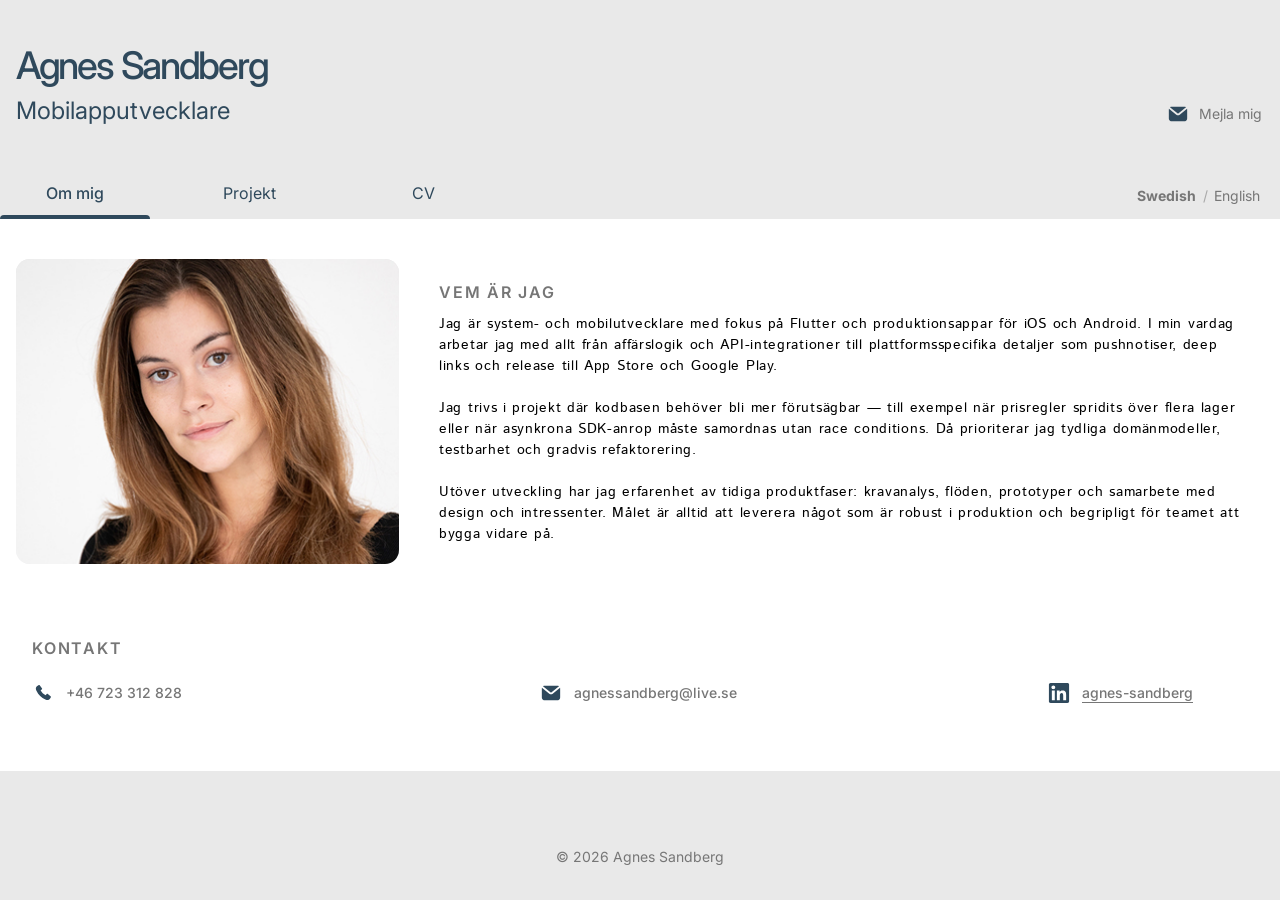
<file: index.html>
<!DOCTYPE html>
<html lang="sv">
<head>
  <meta charset="UTF-8">
  <meta http-equiv="refresh" content="0; url=about.html">
  <meta name="viewport" content="width=device-width, initial-scale=1.0">
  <title>Agnes Sandberg</title>
  <link rel="canonical" href="about.html">
  <script>location.replace("about.html");</script>
</head>
<body>
  <p><a href="about.html">Continue to portfolio</a></p>
</body>
</html>
</file>
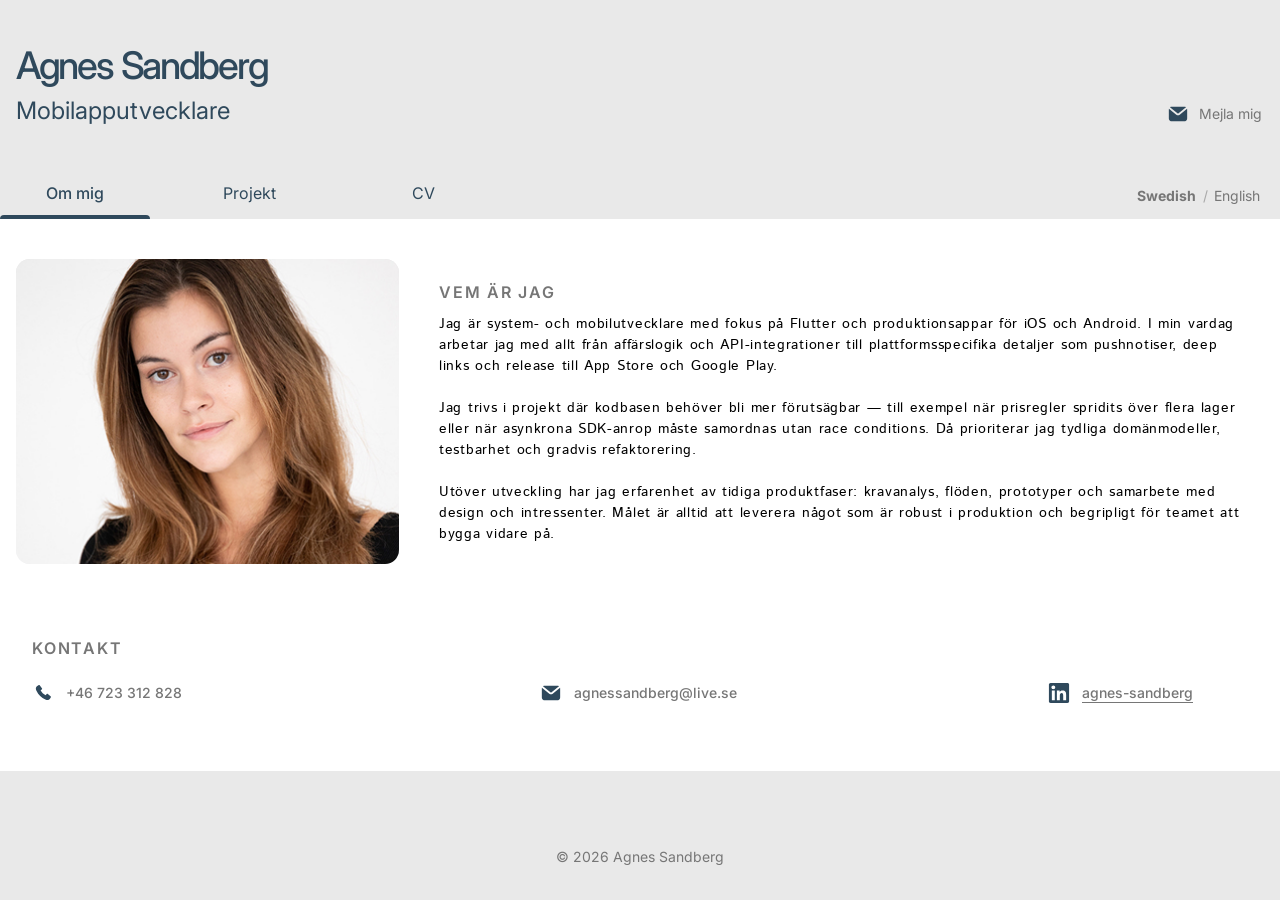
<file: about.html>
<!DOCTYPE html>
<html lang="sv" data-base="./">
<head>
  <meta charset="UTF-8">
  <meta name="google" content="notranslate">
  <script>
    /* Set <html lang> from the saved language before first paint, so browsers detect the right language */
    try {
      var l = localStorage.getItem("portfolio-locale");
      if (l === "en" || l === "sv") document.documentElement.lang = l;
    } catch (e) {}
  </script>
  <meta name="viewport" content="width=device-width, initial-scale=1.0, viewport-fit=cover">
  <meta name="color-scheme" content="light">
  <meta name="theme-color" content="#E9E9E9" media="(prefers-color-scheme: light)">
  <meta name="theme-color" content="#E9E9E9" media="(prefers-color-scheme: dark)">
  <meta name="apple-mobile-web-app-capable" content="yes">
  <meta name="apple-mobile-web-app-status-bar-style" content="black-translucent">
  <meta name="description" content="About Agnes Sandberg — mobile app developer.">
  <title>About | Agnes Sandberg</title>
  <link rel="preconnect" href="https://fonts.googleapis.com">
  <link rel="preconnect" href="https://fonts.gstatic.com" crossorigin>
  <link href="https://fonts.googleapis.com/css2?family=Inter:wght@400;500;600;700&family=Istok+Web:wght@400&family=Google+Sans+Flex:wght@400;500&display=swap" rel="stylesheet">
  <link rel="stylesheet" href="style.css">
  <script type="module" src="javascript/main.js"></script>
</head>
<body data-page="about" class="site-theme-figma">
  <a class="visually-hidden" href="#main">Skip to content</a>
  <div data-component="site-header"></div>

  <main id="main" class="page-main">
    <div class="page-wrap about-page">
      <div class="about-page__letter">
        <img class="about-page__photo" data-about-profile-image src="" alt="Agnes Sandberg" width="383" height="305" loading="eager">
        <section class="about-page__bio" aria-labelledby="about-bio-heading">
          <h1 class="section-heading" id="about-bio-heading" data-about-bio-heading>Vem är jag</h1>
          <div class="about-page__text" data-about-bio></div>
        </section>
      </div>
      <section class="about-page__contact" aria-labelledby="about-contact-heading">
        <h2 class="section-heading" id="about-contact-heading" data-about-contact-heading>Kontakt</h2>
        <div data-about-contact></div>
      </section>
    </div>
  </main>

  <div data-component="site-footer"></div>
</body>
</html>
</file>
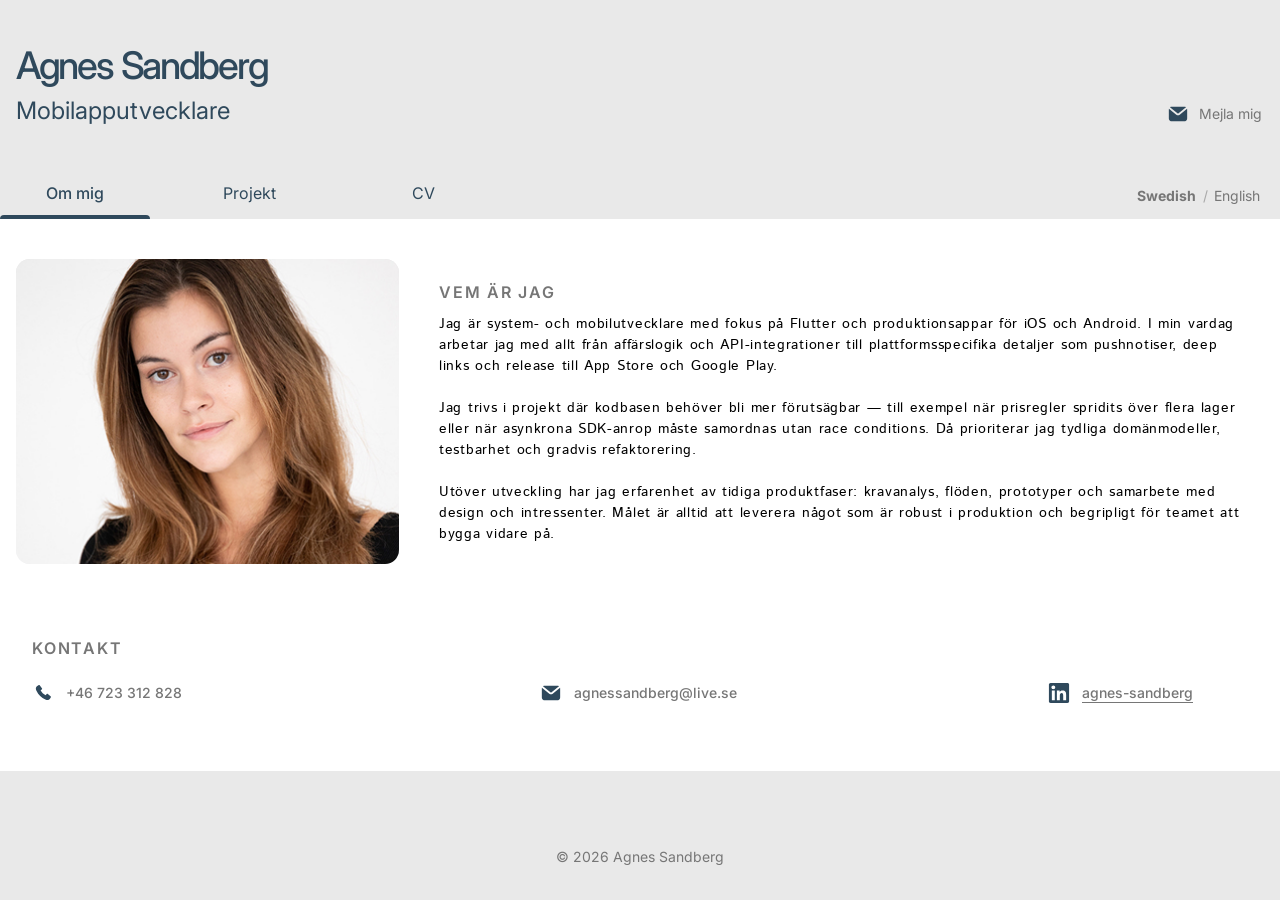
<file: contact.html>
<!DOCTYPE html>
<html lang="sv">
<head>
  <meta charset="UTF-8">
  <meta http-equiv="refresh" content="0; url=about.html#contact">
  <title>Contact</title>
  <script>location.replace("about.html#contact");</script>
</head>
<body></body>
</html>
</file>
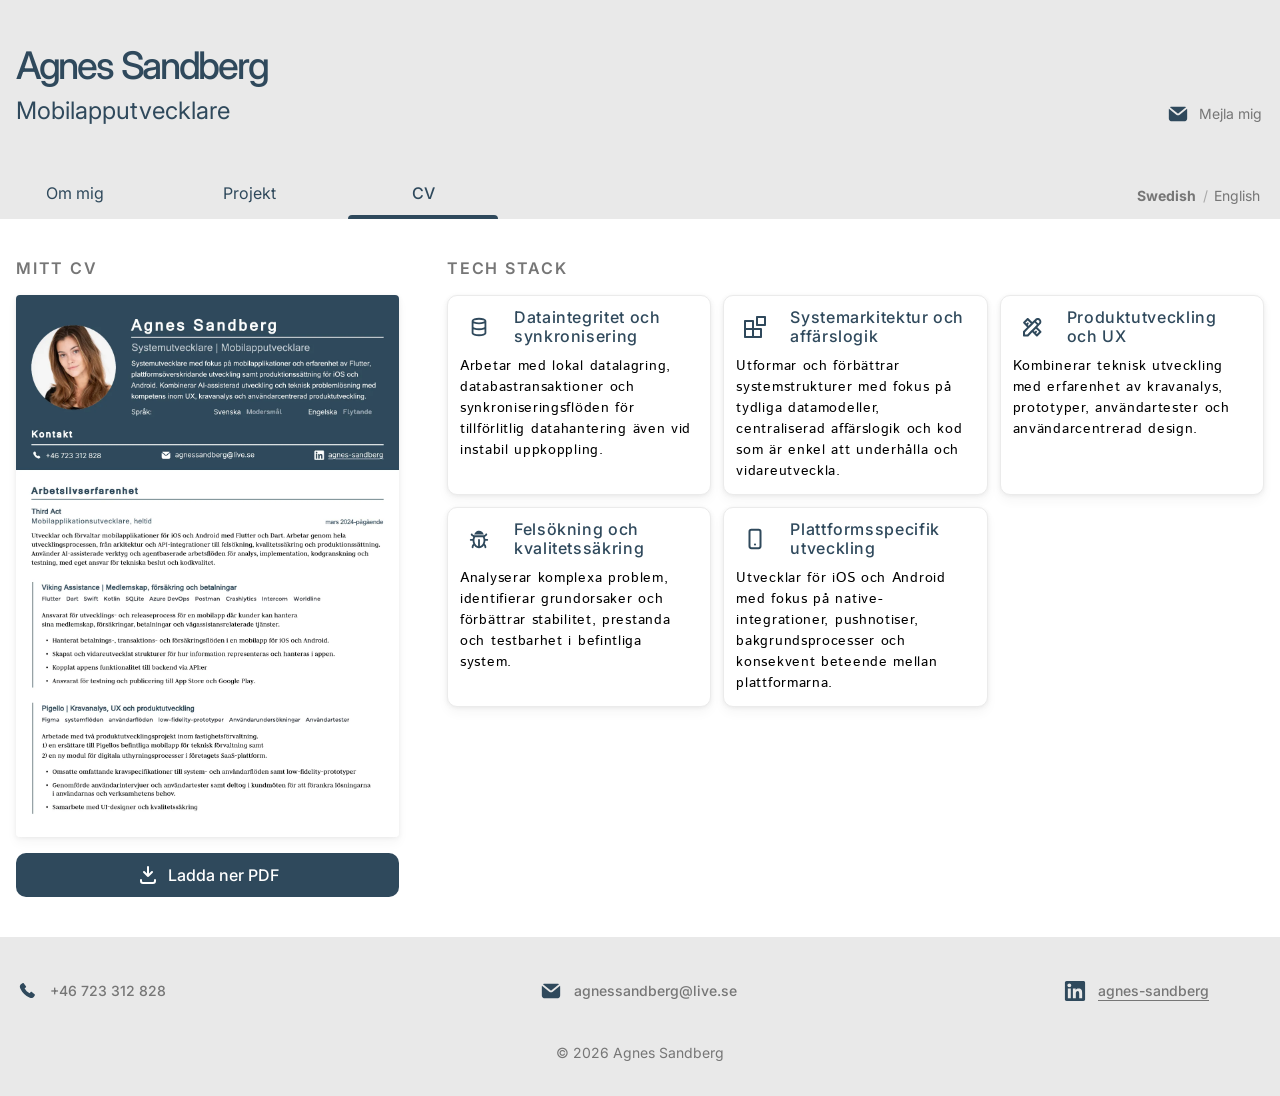
<file: cv.html>
<!DOCTYPE html>
<html lang="sv" data-base="./">
<head>
  <meta charset="UTF-8">
  <meta name="google" content="notranslate">
  <script>
    /* Set <html lang> from the saved language before first paint, so browsers detect the right language */
    try {
      var l = localStorage.getItem("portfolio-locale");
      if (l === "en" || l === "sv") document.documentElement.lang = l;
    } catch (e) {}
  </script>
  <meta name="viewport" content="width=device-width, initial-scale=1.0, viewport-fit=cover">
  <meta name="color-scheme" content="light">
  <meta name="theme-color" content="#e9e9e9" media="(prefers-color-scheme: light)">
  <meta name="theme-color" content="#e9e9e9" media="(prefers-color-scheme: dark)">
  <meta name="apple-mobile-web-app-capable" content="yes">
  <meta name="apple-mobile-web-app-status-bar-style" content="black-translucent">
  <meta name="description" content="CV — Agnes Sandberg.">
  <title>CV | Agnes Sandberg</title>
  <link rel="preconnect" href="https://fonts.googleapis.com">
  <link rel="preconnect" href="https://fonts.gstatic.com" crossorigin>
  <link href="https://fonts.googleapis.com/css2?family=Inter:wght@400;500;600;700&family=Istok+Web:wght@400&family=Google+Sans+Flex:wght@400;500&display=swap" rel="stylesheet">
  <link rel="stylesheet" href="style.css">
  <script type="module" src="javascript/main.js"></script>
</head>
<body data-page="cv" class="site-theme-figma">
  <a class="visually-hidden" href="#main">Skip to content</a>
  <div data-component="site-header"></div>

  <main id="main" class="page-main">
    <div class="page-wrap cv-page">
      <section class="cv-resume" aria-labelledby="cv-resume-heading">
        <h2 class="section-heading" id="cv-resume-heading" data-cv-resume-heading>Mitt CV</h2>
        <button type="button" class="cv-resume__thumbnail" data-cv-thumbnail>
          <span class="cv-resume__thumbnail-frame" data-cv-thumbnail-mount></span>
        </button>
        <a class="btn btn--solid cv-resume__download" data-cv-download href="#" download>
          <img class="btn__icon" data-cv-download-icon src="assets/icons/icon_download.svg" alt="" width="24" height="24" decoding="async">
          <span data-cv-download-label>Ladda ner PDF</span>
        </a>
      </section>

      <section class="cv-areas" aria-labelledby="cv-areas-heading">
        <h2 class="section-heading" id="cv-areas-heading" data-cv-areas-heading>Tech stack</h2>
        <div class="cv-areas__grid" data-cv-areas-grid></div>
      </section>
    </div>
  </main>

  <div data-component="site-footer"></div>

  <div class="cv-overlay" data-cv-overlay hidden aria-hidden="true">
    <div class="cv-overlay__backdrop" data-cv-overlay-backdrop></div>
    <div
      class="cv-overlay__dialog"
      data-cv-overlay-dialog
      role="dialog"
      aria-modal="true"
      aria-labelledby="cv-overlay-title"
    >
      <header class="cv-overlay__header">
        <h2 class="cv-overlay__title" id="cv-overlay-title" data-cv-overlay-title>Mitt CV</h2>
        <div class="cv-overlay__toolbar">
          <a class="btn btn--solid cv-overlay__download" data-cv-overlay-download data-cv-download href="#" download>
            <img class="btn__icon" src="assets/icons/icon_download.svg" alt="" width="24" height="24" decoding="async">
            <span data-cv-download-label>Ladda ner PDF</span>
          </a>
          <button type="button" class="cv-overlay__close" data-cv-overlay-close aria-label="Stäng">
            <span aria-hidden="true">&times;</span>
          </button>
        </div>
      </header>
      <div class="cv-overlay__body">
        <div class="cv-overlay__viewer cv-preview__viewer" data-cv-overlay-viewer></div>
        <p class="cv-overlay__fallback">
          <a data-cv-overlay-open-tab href="#" target="_blank" rel="noopener noreferrer">Öppna PDF i ny flik</a>
        </p>
      </div>
    </div>
  </div>
</body>
</html>
</file>
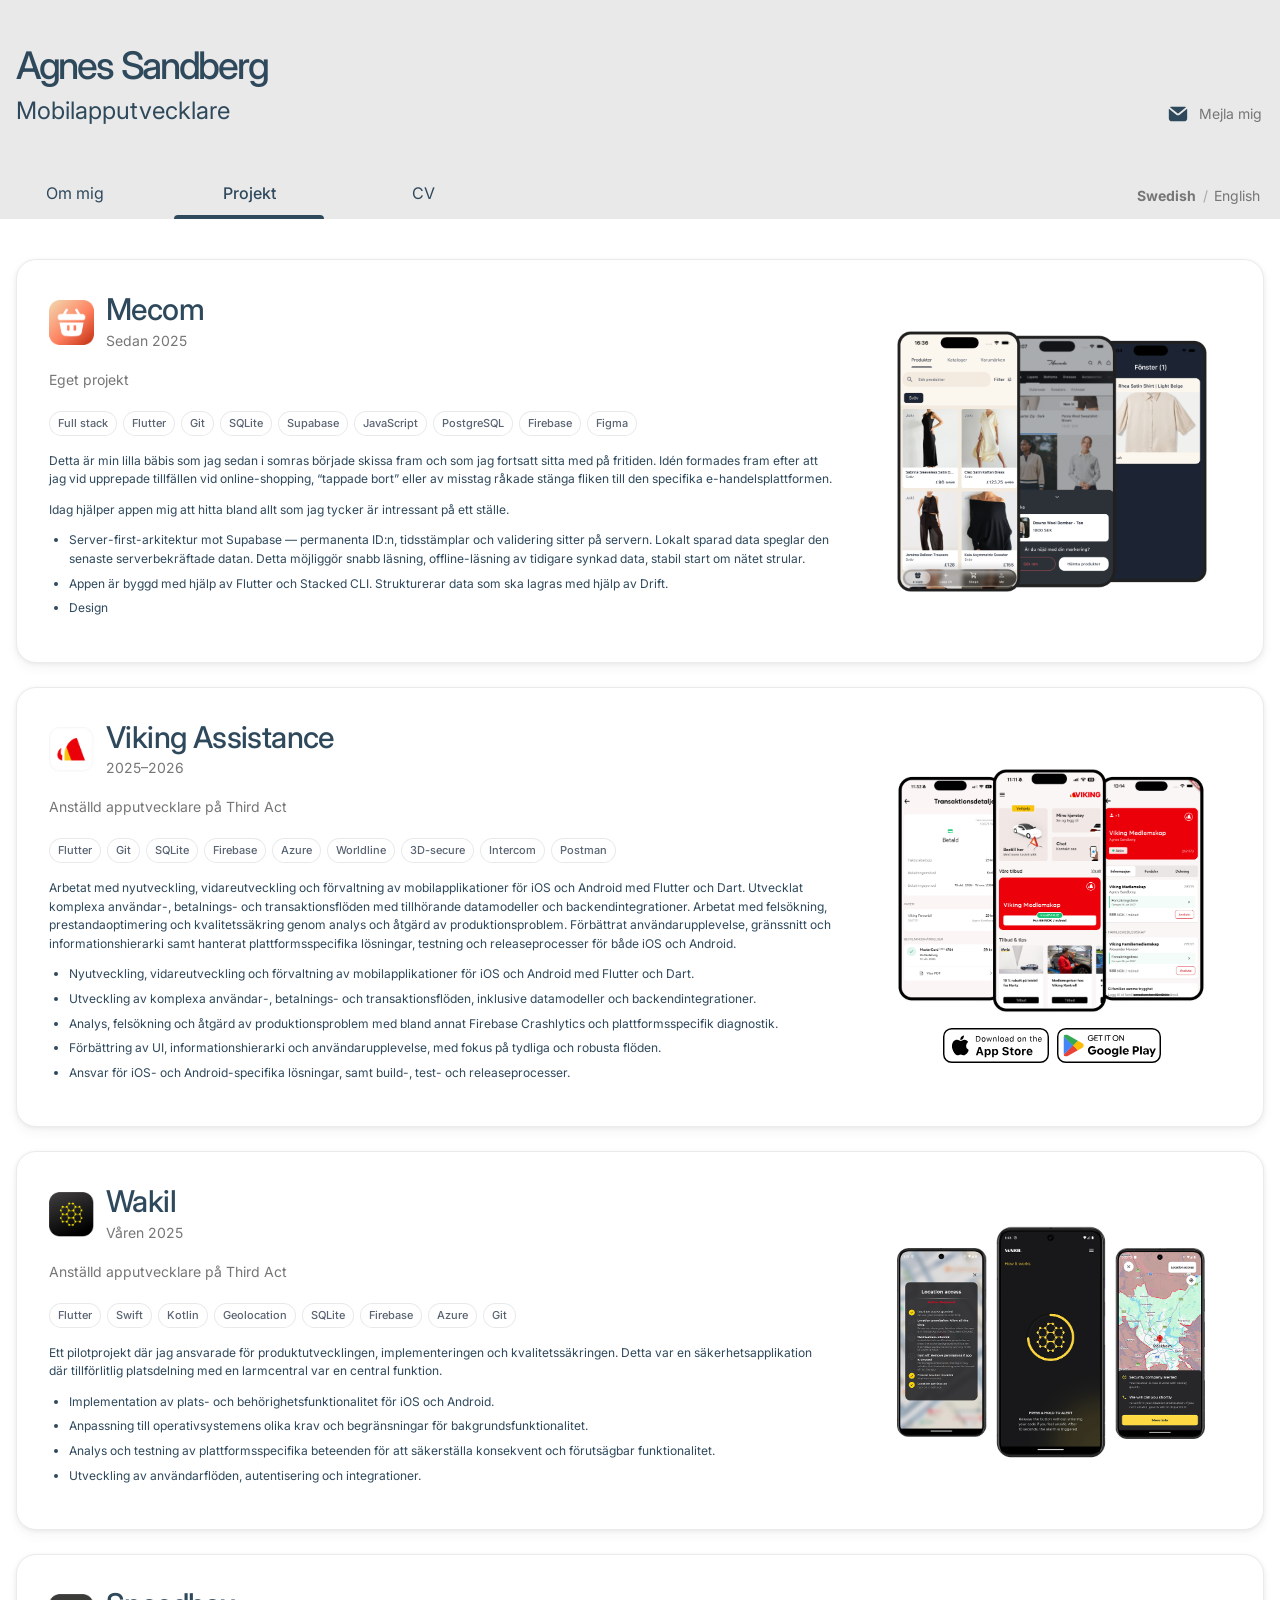
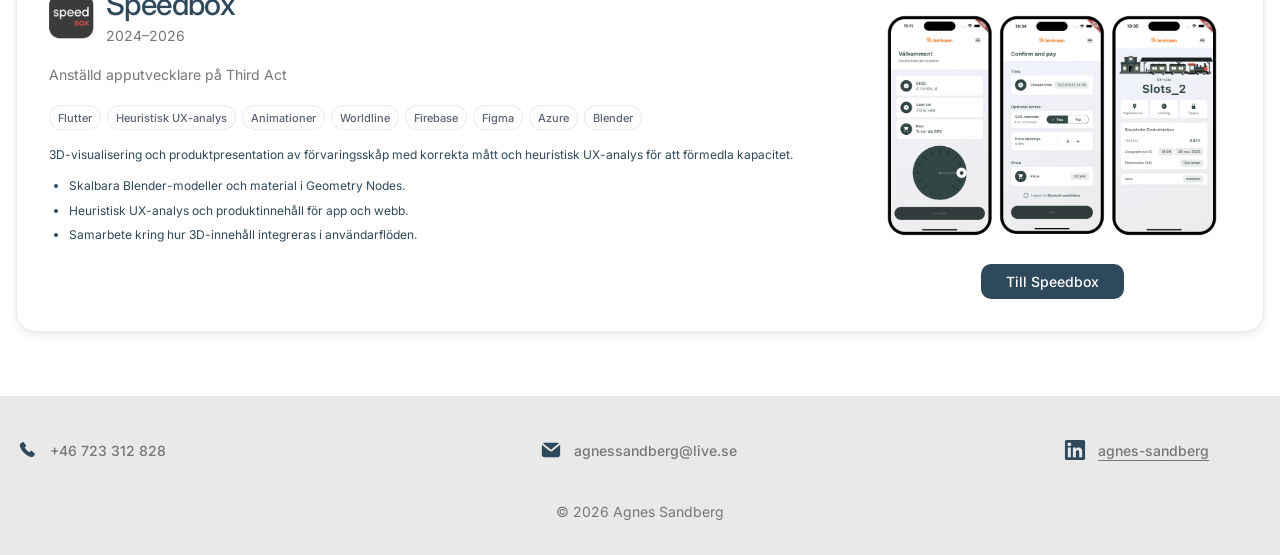
<file: projects.html>
<!DOCTYPE html>
<html lang="sv" data-base="./">
<head>
  <meta charset="UTF-8">
  <meta name="google" content="notranslate">
  <script>
    /* Set <html lang> from the saved language before first paint, so browsers detect the right language */
    try {
      var l = localStorage.getItem("portfolio-locale");
      if (l === "en" || l === "sv") document.documentElement.lang = l;
    } catch (e) {}
  </script>
  <meta name="viewport" content="width=device-width, initial-scale=1.0, viewport-fit=cover">
  <meta name="color-scheme" content="light">
  <meta name="theme-color" content="#e9e9e9" media="(prefers-color-scheme: light)">
  <meta name="theme-color" content="#e9e9e9" media="(prefers-color-scheme: dark)">
  <meta name="apple-mobile-web-app-capable" content="yes">
  <meta name="apple-mobile-web-app-status-bar-style" content="black-translucent">
  <meta name="description" content="Projects — Agnes Sandberg, mobile app developer.">
  <title>Projects | Agnes Sandberg</title>
  <link rel="preconnect" href="https://fonts.googleapis.com">
  <link rel="preconnect" href="https://fonts.gstatic.com" crossorigin>
  <link href="https://fonts.googleapis.com/css2?family=Inter:wght@400;500;600;700&family=Istok+Web:wght@400&family=Google+Sans+Flex:wght@400;500&display=swap" rel="stylesheet">
  <link rel="stylesheet" href="style.css">
  <script type="module" src="javascript/main.js"></script>
</head>
<body data-page="projects" class="site-theme-figma">
  <a class="visually-hidden" href="#main">Skip to content</a>
  <div data-component="site-header"></div>

  <main id="main" class="page-main">
    <div class="page-wrap projects-list" data-projects-list></div>
  </main>

  <div data-component="site-footer"></div>
</body>
</html>
</file>
<file: style.css>
/* Design tokens */
:root {
  /* background colors */
  --color-page-bg: #e9e9e9;
  --color-body-bg: white;

  /* container colors */
  --color-surface: #f0f1ef;

  --color-figma-canvas: #ffffff;
  --color-figma-band: #e9e9e9;

  --color-text: #252b35;
  --color-text-muted: #5a6472;
  --color-accent: #6b83b5;
  --color-border: rgba(37, 43, 53, 0.1);

  --font-sans: "Segoe UI", system-ui, -apple-system, sans-serif;

  --space-xs: 0.5rem;
  --space-md: 1rem;
  --space-lg: 1.5rem;
  --space-xl: 2rem;
  --space-2xl: 3rem;
  --space-3xl: 4.5rem;

  --radius-sm: 6px;
  --radius-md: 10px;

  --container: 68rem;
  --page-max: 56rem;
  --color-nav: #46586d;
  --color-brand: #3d4f63;
}

*,
*::before,
*::after {
  box-sizing: border-box;
}

html {
  scroll-behavior: smooth;
  background-color: var(--color-page-bg);
}

body {
  margin: 0;
  min-height: 100vh;
  display: flex;
  flex-direction: column;
  font-family: var(--font-sans);
  font-size: 1.0625rem;
  line-height: 1.65;
  color: var(--color-text);
  /* background: var(--color-body-bg); */

  -webkit-font-smoothing: antialiased;
}

img {
  max-width: 100%;
  height: auto;
  display: block;
}

a {
  color: var(--color-accent);
  text-decoration-thickness: 1px;
  text-underline-offset: 0.15em;
}

a:hover {
  color: #556a96;
}

h1,
h2,
h3,
h4 {
  line-height: 1.2;
  font-weight: 650;
  letter-spacing: -0.02em;
  margin: 0 0 var(--space-md);
}

h1 {
  font-size: clamp(2rem, 4vw, 2.75rem);
}

h2 {
  font-size: clamp(1.5rem, 2.5vw, 1.875rem);
}

h3 {
  font-size: 1.25rem;
}

p {
  margin: 0 0 var(--space-md);
}

ul,
ol {
  margin: 0 0 var(--space-md);
  padding-left: 1.25rem;
}

.container {
  width: min(100% - var(--space-xl), var(--container));
  margin-inline: auto;
}

.visually-hidden {
  position: absolute;
  width: 1px;
  height: 1px;
  padding: 0;
  margin: -1px;
  overflow: hidden;
  clip: rect(0, 0, 0, 0);
  white-space: nowrap;
  border: 0;
}

.page-wrap {
  width: min(100% - var(--space-xl), var(--page-max));
  margin-inline: auto;
}

.page-main {
  padding-bottom: var(--space-3xl);
}

/* Site chrome */
.site-chrome {
  padding-top: var(--space-xl);
  margin-bottom: var(--space-2xl);
}

.lang-switch {
  display: inline-flex;
  align-items: center;
  gap: 0.15rem;
  font-size: 0.95rem;
  color: var(--color-nav);
}

.lang-switch__btn {
  border: 0;
  background: none;
  padding: 0.15rem 0.25rem;
  cursor: pointer;
  font: inherit;
  color: inherit;
}

.lang-switch__btn.is-active {
  font-weight: 700;
  color: var(--color-text);
}

.lang-switch__sep {
  opacity: 0.55;
}

/* Footer */
.site-footer {
  margin-top: auto;
  padding: var(--space-lg) 0;
  background: var(--color-surface);
}

.site-footer__inner {
  display: flex;
  flex-wrap: wrap;
  align-items: center;
  justify-content: space-between;
  gap: var(--space-md);
}

.site-footer__copy {
  margin: 0;
  color: var(--color-text-muted);
  font-size: 0.8125rem;
}

/* ─── Figma site theme (shared: header, footer, tokens) ─── */
html:has(body.site-theme-figma) {
  background-color: #e9e9e9;
  color-scheme: light;
}

body.site-theme-figma {
  --color-figma-slate: #2f495c;
  --color-figma-muted: #767676;
  --color-figma-band: #e9e9e9;
  --color-figma-canvas: #fff;
  --color-figma-heading-soft: rgba(0, 0, 0, 0.32);
  /* About / landing (e.g. node 1101:70): content column max 878px */
  --figma-content-max: 54.875rem; /* 878px */
  /* Projects listing + cards (e.g. node 1101:341): wider UI max 1369px */
  --figma-layout-max: 85.5625rem; /* 1369px */
  /* Figma web-page-header inner column (header-desktop / header-phone) */
  --figma-header-max: 85.375rem; /* 1366px */
  --figma-header-pad-inline: 1rem; /* 16px */
  --figma-body-pad-inline: 1rem; /* 16px */

  font-family:
    Inter,
    system-ui,
    -apple-system,
    sans-serif;
  color: var(--color-figma-slate);
  /* background: var(--color-figma-canvas); */
}

body.site-theme-figma .page-main {
  box-sizing: border-box;
  padding-inline: var(--figma-body-pad-inline);
}

body.site-theme-figma .page-wrap {
  box-sizing: border-box;
  max-width: var(--figma-content-max);
  width: min(100%, var(--figma-content-max));
}

body.site-theme-figma[data-page="projects"] .page-wrap,
body.site-theme-figma[data-page="project-viking"] .page-wrap {
  max-width: var(--figma-layout-max);
  width: min(100%, var(--figma-layout-max));
}

/* Shared Figma header (web-page-header). Same markup + max-width on every page. */
.web-page-header.site-chrome {
  padding-top: 0;
  margin-bottom: 0;
}

.web-page-header__band {
  box-sizing: border-box;
  display: flex;
  flex-direction: column;
  align-items: center;
  gap: 1.5rem;
  width: 100%;
  /* background: #e9e9e9; */
  padding-top: 1.1875rem;
}

@media (max-width: 899px) {
  .web-page-header__band {
    margin-top: calc(-1 * env(safe-area-inset-top, 0px));
    padding-top: calc(1.1875rem + env(safe-area-inset-top, 0px));
  }
}

.web-page-header__inner {
  box-sizing: border-box;
  display: flex;
  flex-direction: column;
  gap: 1.5rem;
  width: min(100%, var(--figma-header-max));
  max-width: var(--figma-header-max);
}

.web-page-header__title-row {
  display: flex;
  align-items: flex-end;
  justify-content: space-between;
  gap: 1rem;
  width: 100%;
  padding: 1.5rem var(--figma-header-pad-inline) 1rem;
}

.web-page-header__brand {
  flex: 1 1 auto;
  min-width: 10.8125rem;
  max-width: 23.4375rem;
  padding-bottom: 0.75rem;
}

.web-page-header__brand-link {
  display: flex;
  flex-direction: column;
  align-items: flex-start;
  gap: 0.5rem;
  text-decoration: none;
  color: inherit;
}

.web-page-header__name {
  display: flex;
  flex-wrap: wrap;
  align-items: flex-start;
  gap: 0.5rem;
  font-family: Inter, system-ui, sans-serif;
  font-weight: 500;
  font-size: 2.375rem;
  line-height: 1.2;
  letter-spacing: -0.06em;
  color: var(--color-figma-slate);
}

.web-page-header__role {
  font-family: Inter, system-ui, sans-serif;
  font-weight: 400;
  font-size: 1.5rem;
  line-height: 1.2;
  letter-spacing: 0;
  color: var(--color-figma-slate);
}

.web-page-header__lead {
  display: flex;
  flex: 1 1 auto;
  flex-direction: column;
  align-items: flex-end;
  justify-content: center;
  max-width: 7.8125rem;
  min-width: 0;
  padding-left: 1rem;
}

.web-page-header__email {
  display: inline-flex;
  align-items: center;
  gap: 0.625rem;
  padding: 0.75rem;
  text-decoration: none;
  color: var(--color-figma-muted);
}

.web-page-header__email-icon {
  display: block;
  width: 1.375rem;
  height: 1.375rem;
  flex-shrink: 0;
}

.web-page-header__email-label {
  font-family: Inter, system-ui, sans-serif;
  font-size: 0.875rem;
  font-weight: 400;
  line-height: 1.2;
  white-space: nowrap;
}

.web-page-header__nav-row {
  display: flex;
  align-items: center;
  justify-content: center;
  gap: 0.75rem;
  width: 100%;
}

.web-page-header__tabs {
  display: flex;
  flex: 1 1 auto;
  align-items: center;
  gap: 1.5rem;
  min-width: 0;
  height: 2.625rem;
  margin: 0;
}

.web-page-header__tab {
  display: flex;
  flex: 1 1 auto;
  flex-direction: column;
  align-items: center;
  justify-content: flex-end;
  gap: 0.75rem;
  max-width: 9.375rem;
  min-width: 0;
  height: 100%;
  padding-top: 0.375rem;
  text-decoration: none;
  color: var(--color-figma-slate);
}

.web-page-header__tab-label {
  display: inline-flex;
  align-items: center;
  justify-content: center;
  min-width: 6.25rem;
  padding-inline: 0.25rem;
  font-family: Inter, system-ui, sans-serif;
  font-size: 1rem;
  font-weight: 400;
  line-height: 1.2;
  text-align: center;
  white-space: nowrap;
}

.web-page-header__tab.is-active .web-page-header__tab-label {
  font-weight: 500;
}

.web-page-header__tab-indicator {
  display: block;
  width: 100%;
  height: 0.25rem;
  border-radius: 100px 100px 0 0;
  background: transparent;
}

.web-page-header__tab.is-active .web-page-header__tab-indicator {
  background: var(--color-figma-slate);
}

.web-page-header__trailing {
  display: flex;
  flex-direction: column;
  align-items: flex-end;
  flex-shrink: 0;
  padding-inline: 1rem;
}

.lang-switch--figma {
  height: 2.625rem;
  padding-bottom: 0.375rem;
  font-size: 0.875rem;
  font-weight: 400;
  color: var(--color-figma-muted);
}

.lang-switch--figma .lang-switch__btn {
  display: inline-flex;
  align-items: center;
  justify-content: center;
  height: 100%;
  padding: 0 0.25rem;
  font-size: inherit;
  font-weight: 400;
}

.lang-switch--figma .lang-switch__btn.is-active {
  font-weight: 700;
  color: var(--color-figma-muted);
}

.lang-switch--figma .lang-switch__label--abbr {
  display: none;
}

@media (max-width: 899px) {
  .web-page-header__name {
    font-size: 1.125rem;
    letter-spacing: 0;
  }

  .web-page-header__role {
    font-size: 1rem;
    color: rgb(47 73 92 / 0.76);
  }

  .web-page-header__email-label {
    position: absolute;
    width: 1px;
    height: 1px;
    padding: 0;
    margin: -1px;
    overflow: hidden;
    clip: rect(0, 0, 0, 0);
    white-space: nowrap;
    border: 0;
  }

  .web-page-header__email {
    gap: 0;
  }

  .web-page-header__nav-row {
    justify-content: space-between;
    flex-wrap: wrap;
    row-gap: 0.25rem;
  }

  .web-page-header__tabs {
    gap: 0;
  }

  .web-page-header__tab {
    max-width: 7.8125rem;
  }

  .web-page-header__tab-label {
    min-width: 4rem;
    font-size: 0.875rem;
  }

  .lang-switch--figma .lang-switch__label--full {
    display: none;
  }

  .lang-switch--figma .lang-switch__label--abbr {
    display: inline;
  }
}

body.site-theme-figma .site-footer {
  background: var(--color-figma-band);
  padding: var(--space-xl) var(--figma-body-pad-inline);
}

body.site-theme-figma .site-footer__inner {
  box-sizing: border-box;
  max-width: var(--figma-content-max);
  width: 100%;
  margin-inline: auto;
  justify-content: center;
  text-align: center;
}

body.site-theme-figma[data-page="cv"] .site-footer__inner,
body.site-theme-figma[data-page="projects"] .site-footer__inner,
body.site-theme-figma[data-page="project-viking"] .site-footer__inner {
  max-width: var(--figma-layout-max);
}

.site-footer__inner {
  flex-wrap: wrap;
}
.site-footer .contact-row {
  margin-bottom: 0.75rem;
}

body.site-theme-figma .site-footer__copy {
  font-size: 0.875rem;
  color: var(--color-figma-muted);
  width: 100%;
}

/* CV PDF preview */
.cv-preview__pages {
  display: flex;
  flex-direction: column;
  gap: 0.5rem;
  padding: 0.75rem;
}

.cv-preview__page {
  display: block;
  width: 100%;
  height: auto;
  vertical-align: top;
}

.cv-preview__status,
.cv-preview__error {
  margin: 0;
  padding: 1.5rem 0.75rem;
  font-size: 0.875rem;
  color: var(--color-figma-muted);
  text-align: center;
}

.cv-preview__error-wrap {
  padding: 1.5rem 0.75rem;
  text-align: center;
}

.cv-preview__error-link {
  display: inline-block;
  margin-top: 0.75rem;
  font-size: 0.875rem;
  font-weight: 600;
  color: var(--color-brand);
}

/* CV PDF overlay */
.cv-overlay[hidden] {
  display: none !important;
}

.cv-overlay {
  position: fixed;
  inset: 0;
  z-index: 200;
  display: flex;
  align-items: stretch;
  justify-content: center;
}

.cv-overlay__backdrop {
  position: absolute;
  inset: 0;
  background: rgba(45, 55, 72, 0.58);
  cursor: pointer;
}

.cv-overlay__dialog {
  position: relative;
  z-index: 1;
  display: flex;
  flex-direction: column;
  width: 100%;
  max-width: 54rem;
  height: 100%;
  max-height: 100%;
  background: #fff;
  box-shadow: 0 20px 48px rgba(0, 0, 0, 0.22);
}

.cv-overlay__header {
  display: flex;
  align-items: center;
  justify-content: space-between;
  gap: 0.75rem;
  flex-shrink: 0;
  padding: 0.75rem 0.75rem 0.75rem 1rem;
  border-bottom: 1px solid var(--color-border);
  background: #fff;
}

.cv-overlay__title {
  margin: 0;
  font-family: Inter, system-ui, sans-serif;
  font-size: 1rem;
  font-weight: 600;
  color: var(--color-figma-heading-soft);
}

.cv-overlay__toolbar {
  display: flex;
  align-items: center;
  gap: 0.5rem;
  flex-shrink: 0;
}

.store-badges .btn--solid,
.btn--solid.cv-overlay__download {
  border-radius: 0.625rem; /* same shape as .cv-resume__download */
  flex: none;
}

.cv-overlay__close {
  display: inline-flex;
  align-items: center;
  justify-content: center;
  width: 2.5rem;
  height: 2.5rem;
  margin: 0;
  padding: 0;
  border: 0;
  border-radius: var(--radius-sm);
  background: transparent;
  color: var(--color-figma-slate);
  font-size: 1.75rem;
  line-height: 1;
  cursor: pointer;
}

.cv-overlay__close:hover {
  background: var(--color-figma-canvas);
}

.cv-overlay__body {
  flex: 1;
  min-height: 0;
  display: flex;
  flex-direction: column;
  overflow: hidden;
  background: #f2f1f0;
}

.cv-overlay__viewer {
  flex: 1;
  min-height: 0;
  overflow-x: hidden;
  overflow-y: auto;
  -webkit-overflow-scrolling: touch;
  background: #f2f1f0;
}

.cv-overlay__fallback {
  flex-shrink: 0;
  margin: 0;
  padding: 0.75rem 1rem calc(0.75rem + env(safe-area-inset-bottom, 0px));
  text-align: center;
  font-size: 0.8125rem;
  background: #fff;
  border-top: 1px solid var(--color-border);
}

.cv-overlay__fallback a {
  color: var(--color-brand);
  font-weight: 600;
  text-decoration: underline;
  text-underline-offset: 0.15em;
}

@media (min-width: 900px) {
  .cv-overlay {
    padding: 2rem;
    align-items: center;
  }

  .cv-overlay__dialog {
    height: auto;
    max-height: calc(100vh - 4rem);
    border-radius: var(--radius-md);
  }

  .cv-overlay__fallback {
    display: none;
  }

  .cv-preview__pages {
    padding: 1rem 1.25rem 1.25rem;
  }
}

/* Buttons */
.btn {
  display: inline-flex;
  align-items: center;
  justify-content: center;
  gap: var(--space-xs);
  padding: 0.65rem 1.1rem;
  border-radius: var(--radius-sm);
  font-weight: 600;
  font-size: 0.9375rem;
  text-decoration: none;
  border: 1px solid transparent;
  cursor: pointer;
  transition:
    background 0.15s ease,
    color 0.15s ease,
    border-color 0.15s ease;
}

/* Tags */
.tag-list {
  display: flex;
  flex-wrap: wrap;
  gap: var(--space-xs);
  list-style: none;
  padding: 0;
  margin: var(--space-md) 0 0;
}

.tag {
  display: inline-block;
  padding: 0.15rem 0.5rem;
  border-radius: 999px;
  font-size: 0.6875rem;
  font-weight: 500;
  background: rgba(255, 255, 255, 0.65);
  border: 1px solid var(--color-border);
  color: var(--color-text-muted);
}

/* ——— View transitions (sidor & språk) ——— */
@view-transition {
  navigation: auto;
}

@media (prefers-reduced-motion: no-preference) {
  body.site-theme-figma:not(.is-content-ready) .web-page-header,
  body.site-theme-figma:not(.is-content-ready) .page-main {
    opacity: 0;
    transform: translateY(0.35rem);
  }

  body.site-theme-figma.is-content-ready .web-page-header,
  body.site-theme-figma.is-content-ready .page-main {
    opacity: 1;
    transform: none;
    transition:
      opacity 0.38s cubic-bezier(0.4, 0, 0.2, 1),
      transform 0.38s cubic-bezier(0.4, 0, 0.2, 1);
  }

  ::view-transition-old(root) {
    animation: vt-fade-out 0.26s cubic-bezier(0.4, 0, 1, 1) both;
  }

  ::view-transition-new(root) {
    animation: vt-fade-in 0.36s cubic-bezier(0, 0, 0.2, 1) both;
  }

  .page-main.is-view-transitioning {
    view-transition-name: page-main;
  }

  ::view-transition-old(page-main) {
    animation: vt-fade-out 0.22s cubic-bezier(0.4, 0, 1, 1) both;
  }

  ::view-transition-new(page-main) {
    animation: vt-fade-in-up 0.32s cubic-bezier(0, 0, 0.2, 1) both;
  }
}

@keyframes vt-fade-out {
  to {
    opacity: 0;
  }
}

@keyframes vt-fade-in {
  from {
    opacity: 0;
  }
  to {
    opacity: 1;
  }
}

@keyframes vt-fade-in-up {
  from {
    opacity: 0;
    transform: translateY(0.35rem);
  }
  to {
    opacity: 1;
    transform: translateY(0);
  }
}

/* ═══ Page bodies: About, Projects, CV (Figma "Bodies") ═══
   Mobile first; one breakpoint at 900px. All text lives in javascript/content.js. */
body.site-theme-figma {
  /* Where the pinned project header rests (mobile): clear of the status bar, with a little space above */
  --stick-top: calc(env(safe-area-inset-top, 0px) + 1rem);
  --font-heading: "Google Sans Flex", Inter, system-ui, sans-serif;
  --tap: 2.75rem; /* 44px minimum touch target */
  --card-radius: 1.25rem;
  /* Soft card shadow + hairline border (Figma cv-area-card) */
  --card-border: 0.5px solid #ebebeb;
  --card-shadow:
    0 1px 4px rgba(116, 116, 116, 0.12), 0 6px 12px rgba(59, 60, 57, 0.04);
}

body.site-theme-figma .page-main {
  background: var(--color-body-bg);
}

body.site-theme-figma .page-main {
  padding-block: 1.5rem 3rem;
}

body.site-theme-figma .page-wrap {
  margin-inline: auto;
}

/* Solid pill button (CV download, website link) */
.btn--solid {
  box-sizing: border-box;
  display: inline-flex;
  align-items: center;
  justify-content: center;
  gap: 0.5rem;
  min-height: var(--tap);
  min-width: var(--tap);
  padding: 0.5rem 1.5rem;
  border-radius: 999px;
  background: var(--color-figma-slate);
  color: #fff;
  font-family: Inter, system-ui, sans-serif;
  font-weight: 500;
  font-size: 1rem;
  line-height: 1.25;
  text-decoration: none;
  white-space: nowrap;
}
.btn--solid:hover {
  background: #3d5b71;
  color: #fff;
}
.btn__icon {
  width: 1.5rem;
  height: 1.5rem;
  flex-shrink: 0;
}

/* ── About (Figma About/mobile 1206:36811, About/desktop 1206:38465) ── */
body.site-theme-figma[data-page="about"] .page-wrap {
  max-width: 84.4375rem; /* 1351px */
  width: 100%;
}
body.site-theme-figma[data-page="about"] .page-main {
  padding-block: 2.5rem;
}

.about-page {
  display: flex;
  flex-direction: column;
  gap: 3.6875rem; /* 59px */
}
.about-page__letter {
  display: flex;
  flex-direction: column;
  align-items: center;
  gap: 1.5rem;
}
.about-page__photo {
  box-sizing: border-box;
  flex: none;
  width: 100%;
  min-width: 19.0625rem; /* 305px */
  max-width: 23.9375rem; /* 383px */
  height: 19.0625rem; /* 305px, constant: only the width changes (cropped from the left) */
  object-fit: cover;
  object-position: right center;
  border-radius: 0.875rem; /* 14px */
  background: linear-gradient(178deg, #e7e7e7 0.7%, #f6f6f6 39%, #f1f1f3 87%);
}
.about-page__bio {
  width: 100%;
  min-width: 12.5rem; /* 200px */
  box-sizing: border-box;
  display: flex;
  flex-direction: column;
  gap: 0.75rem;
  padding: 1rem 1rem 0.75rem;
}
.section-heading {
  margin: 0;
  font-family: Inter, system-ui, sans-serif;
  font-weight: 600;
  font-size: 1rem;
  line-height: 1.2;
  letter-spacing: 0.11em; /* 1.76px */
  text-transform: uppercase;
  color: var(--color-figma-muted);
}
.about-page__text {
  max-width: 53.5rem; /* 856px */
  font-family: "Istok Web", Inter, system-ui, sans-serif;
  font-size: 0.875rem;
  line-height: 1.5;
  letter-spacing: 0.05em; /* 0.7px */
  color: #000;
}
.about-page__text p {
  margin: 0 0 1.5em;
}
.about-page__text p:last-child {
  margin-bottom: 0;
}

.about-page__contact {
  display: flex;
  flex-direction: column;
  gap: 0.75rem;
  padding: 1rem;
}
.contact-row {
  display: flex;
  flex-wrap: wrap;
  justify-content: space-between;
  gap: 0.75rem 1rem;
  width: 100%;
}
.contact-item {
  box-sizing: border-box;
  display: inline-flex;
  align-items: center;
  gap: 0.75rem;
  min-width: 12.5rem; /* 200px */
  min-height: var(--tap);
  padding-block: 0.625rem;
  color: var(--color-figma-muted);
  font-family: Inter, system-ui, sans-serif;
  font-weight: 500;
  font-size: 0.875rem;
  text-decoration: none;
  white-space: nowrap;
}
.contact-item img {
  width: 1.375rem;
  height: 1.375rem;
  flex-shrink: 0;
}
.contact-item--linkedin span {
  text-decoration: underline;
  text-underline-position: from-font;
}
.contact-item:hover {
  color: var(--color-figma-slate);
}

/* ── Projects ── */
.projects-list {
  display: flex;
  flex-direction: column;
  gap: 1.5rem;
}

.project-card {
  /* Mobile: the card's visual box lives on ::before so it can be cut away on its own
     (see the scroll-driven clip below), while the header draws the card's top edge itself. */
  position: relative;
  isolation: isolate;
  display: grid;
  gap: 1rem;
  grid-template-columns: minmax(0, 1fr);
  padding: 0.75rem;
  border: 0.5px solid transparent;
  border-radius: var(--card-radius);
  box-sizing: border-box;
  scroll-margin-top: var(--stick-top);
}
.project-card::before {
  content: "";
  position: absolute;
  inset: -0.5px;
  z-index: -1;
  box-sizing: border-box;
  border-radius: var(--card-radius);
  background: #fff;
  border: var(--card-border);
  box-shadow: var(--card-shadow);
  pointer-events: none;
}
.project-card__body {
  display: grid;
  gap: 1rem;
  grid-template-columns: minmax(0, 1fr);
  grid-template-areas: "visual" "role" "tags" "copy";
}
.project-card__head {
  display: flex;
  align-items: center;
  gap: 0.75rem;
  /* Mobile: the project name stays pinned while the card content scrolls beneath it */
  position: sticky;
  top: var(--stick-top);
  z-index: 2;
  align-self: start;
  margin: calc(-0.75rem - 0.5px) calc(-0.75rem - 0.5px) 0;
  padding: 0.75rem;
  background: #fff;
  border: var(--card-border);
  border-bottom: 0;
  border-radius: var(--card-radius) var(--card-radius) 0 0;
  /* Un-pinned: no shadow below the header (it would show as a line between header and card) */
  clip-path: inset(-40px -40px 0 -40px);
  cursor: pointer;
}
.project-card__head.is-stuck {
  clip-path: none;
}
/* The header's shadow */
.project-card__head::after {
  content: "";
  position: absolute;
  inset: 0;
  z-index: -1;
  border-radius: var(--card-radius) var(--card-radius) 0 0;
  box-shadow: var(--card-shadow);
  pointer-events: none;
}

/* Scroll-driven clip (Safari 26+, Chrome): everything that scrolls up past the pinned header is
   cut away at the header's lower edge, so the page background shows above the header.
   The animations run on the scroll position itself, so they are always in step with the pinned
   header. main.js supplies the measurements: --card-h, --head-h and --body-h. */
@keyframes project-card-layer-clip {
  from {
    clip-path: inset(0px -40px -40px -40px);
  }
  to {
    clip-path: inset(var(--card-h, 0px) -40px -40px -40px);
  }
}
@keyframes project-card-body-clip {
  from {
    clip-path: inset(0px -8px -8px -8px);
  }
  to {
    clip-path: inset(var(--body-h, 0px) -8px -8px -8px);
  }
}
@supports (animation-timeline: view()) {
  .project-card::before {
    animation: project-card-layer-clip linear both;
    animation-timeline: view(block var(--stick-top) 0px);
    animation-range: exit calc(100% - var(--card-h, 0px) - var(--head-h, 0px))
      exit calc(100% - var(--head-h, 0px));
  }
  .project-card__body {
    animation: project-card-body-clip linear both;
    animation-timeline: view(block calc(var(--stick-top) + var(--head-h, 0px)) 0px);
    animation-range: exit calc(100% - var(--body-h, 0px)) exit 100%;
  }
}
.project-card__logo {
  width: 2.8125rem;
  height: 2.8125rem;
  border-radius: 0.5rem;
  object-fit: cover;
  flex-shrink: 0;
}
.project-card__title {
  font-family: var(--font-heading);
  font-weight: 500;
  font-size: 1.125rem;
  line-height: 1.15;
  margin: 0;
}
.project-card__period {
  margin: 0.125rem 0 0;
  font-size: 0.75rem;
  color: var(--color-figma-muted);
}
.project-card__role {
  grid-area: role;
  margin: 0;
  font-size: 0.875rem;
  color: var(--color-figma-muted);
}
.project-card__tags {
  grid-area: tags;
}
.project-card__tags .tag-list {
  margin: 0;
}
.project-card__visual {
  grid-area: visual;
  align-self: start;
  display: flex;
  flex-direction: column;
  gap: 0;
  align-items: center;
  justify-content: center;
  min-width: 0;
}
.project-card__screenshot {
  width: 100%;
  max-width: 22.375rem; /* 358px */
  height: auto;
  aspect-ratio: 358 / 277;
}
.project-card__copy {
  grid-area: copy;
  min-width: 0;
  font-size: 0.75rem;
  line-height: 1.55;
}
.project-card__copy p {
  margin: 0 0 0.75rem;
}
.project-card__bullets {
  font-size: 0.75rem;
  margin: 0 0 0.75rem;
  padding-left: 1.25rem;
}
.project-card__bullets li + li {
  margin-top: 0.375rem;
}

.store-badges {
  display: flex;
  flex-wrap: wrap;
  align-items: center;
  gap: 0.5rem;
}
.store-badges {
  justify-content: center;
}
.store-badge {
  display: inline-flex;
  align-items: center;
  max-height: 2.1875rem; /* 35px */
  line-height: 0;
}
.store-badge img {
  height: 2.1875rem; /* 35px */
  width: auto;
}
.store-badges .btn--solid {
  min-height: 0;
  height: 2.1875rem;
  padding-block: 0;
}
.tag-list--project {
  display: flex;
  flex-wrap: wrap;
  gap: 0.375rem;
  list-style: none;
  padding: 0;
}

/* ── CV (Figma cv/mobile) ── */
body.site-theme-figma[data-page="cv"] .page-wrap {
  max-width: 84.4375rem; /* 1351px, same column as About */
  width: 100%;
}
body.site-theme-figma[data-page="cv"] .page-main {
  padding-block: 2.5rem;
}

.cv-page {
  display: flex;
  flex-direction: column;
  gap: 3rem;
}
.cv-resume,
.cv-areas {
  display: flex;
  flex-direction: column;
  gap: 1rem;
}
.cv-resume {
  align-items: stretch;
}

.cv-resume__thumbnail {
  all: unset;
  box-sizing: border-box;
  cursor: pointer;
  align-self: center;
  width: 100%;
  max-width: 23.9375rem; /* 383px */
  border-radius: 0.25rem;
  overflow: hidden;
  box-shadow: var(--card-shadow);
}
.cv-resume__thumbnail:focus-visible {
  outline: 2px solid var(--color-figma-slate);
  outline-offset: 3px;
}
.cv-resume__thumbnail-frame {
  display: block;
}
.cv-resume__thumbnail-img {
  display: block;
  width: 100%;
  height: auto;
}
.cv-resume__download {
  align-self: center;
  width: 100%;
  max-width: 23.9375rem;
  border-radius: 0.625rem;
}

.cv-areas__grid {
  display: grid;
  grid-template-columns: repeat(auto-fit, minmax(min(15rem, 100%), 26rem));
  gap: 0.75rem;
  justify-content: start;
}
.cv-area-card {
  box-sizing: border-box;
  display: flex;
  flex-direction: column;
  gap: 0.625rem;
  padding: 0.75rem;
  border-radius: 0.625rem; /* 10px */
  background: #fff;
  border: var(--card-border);
  box-shadow: var(--card-shadow);
}
.cv-area-card__head {
  display: flex;
  align-items: center;
  gap: 1rem;
}
.cv-area-card__glyph {
  flex: none;
  width: 1.375rem;
  height: 1.375rem;
  margin-inline: 0.5rem;
  background: var(--color-figma-slate);
  -webkit-mask: var(--glyph) center / contain no-repeat;
  mask: var(--glyph) center / contain no-repeat;
}
.cv-area-card__title {
  margin: 0;
  font-family: var(--font-heading);
  font-weight: 500;
  font-size: 1rem;
  line-height: 1.2;
  letter-spacing: 0.04em;
  color: var(--color-figma-slate);
}
.cv-area-card__text {
  margin: 0;
  font-family: "Istok Web", Inter, system-ui, sans-serif;
  font-size: 0.875rem;
  line-height: 1.5;
  letter-spacing: 0.05em;
  color: #000;
}

@media (min-width: 900px) {
  /* About: photo beside text from 900px */
  .cv-resume__thumbnail,
  .cv-resume__download {
    align-self: flex-start;
  }
  /* CV: PDF on the left, tech stack fills the rest */
  .cv-page {
    display: grid;
    grid-template-columns: minmax(0, 23.9375rem) minmax(0, 1fr);
    gap: 3rem;
    align-items: start;
  }
  .cv-areas__grid {
    grid-template-columns: repeat(auto-fit, minmax(min(15rem, 100%), 1fr));
  }
  .about-page__letter {
    flex-direction: row;
    justify-content: center;
  }
  .about-page__photo {
    flex: 1 1 0;
    width: auto;
  }
  .about-page__bio {
    flex: 1 1 0;
    width: auto;
  }
  body.site-theme-figma .page-main {
    padding-block: 2.5rem 4rem;
  }
  .project-card {
    grid-template-columns: minmax(0, 1fr) minmax(0, 22.375rem);
    grid-template-areas: "head visual" "role visual" "tags visual" "copy visual";
    grid-template-rows: auto auto auto 1fr;
    column-gap: 2.5rem;
    padding: 2rem;
    background: #fff;
    border: var(--card-border);
    box-shadow: var(--card-shadow);
  }
  .project-card::before {
    display: none;
  }
  .project-card__body {
    display: contents;
    animation: none;
  }
  .project-card__title {
    font-size: 1.875rem;
  }
  .project-card__head {
    grid-area: head;
    position: static;
    cursor: auto;
    margin: 0;
    padding: 0;
    border: 0;
    background: none;
    box-shadow: none;
    border-radius: 0;
    clip-path: none;
  }
  .project-card__head::after {
    display: none;
  }
  .project-card__period {
    font-size: 0.875rem;
  }
  .project-card__visual {
    align-self: stretch;
    align-items: center;
    justify-content: center;
    font-size: 0.875rem;
  }
  .project-card__visual .btn--solid {
    font-size: inherit;
  }
}
</file>
